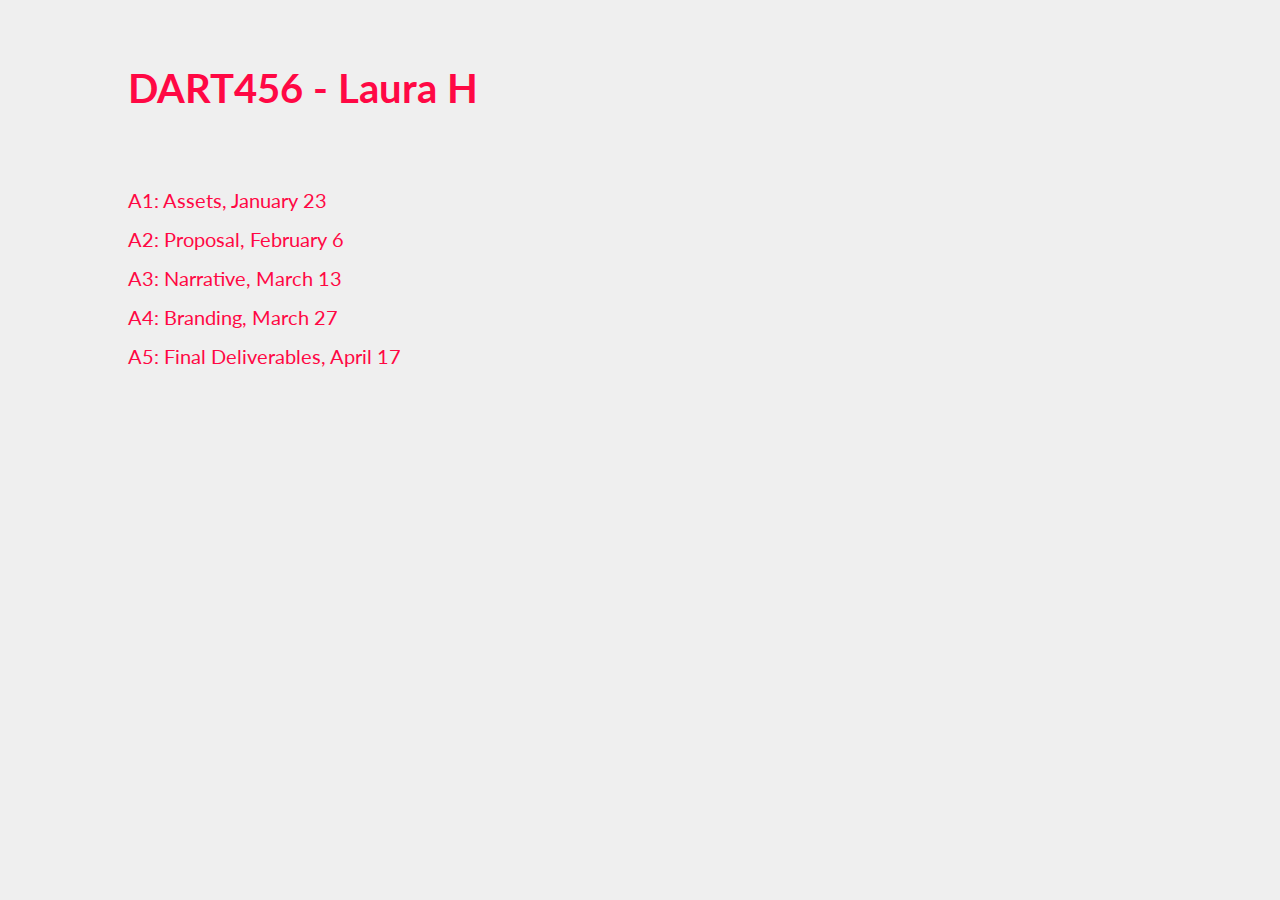
<file: index.html>
<!doctype html>
<html>
<head>
<meta charset="UTF-8">
<title>DART 456 - Personal Website</title>
<link href="css/main.css" rel="stylesheet" type="text/css">
</head>

<body>

    <div id="home">

      <div class="intro">
           <h1>DART456 - Laura H</h1>
       </div>

      <div class="assignments">
			     <h1><a href="html/a1.html" target="_blank">A1: Assets, January 23</a></h1>
           <h1><a href="html/a2.html" target="_blank">A2: Proposal, February 6</a></h1>
           <h1><a href="html/a3.html" target="_blank">A3: Narrative, March 13</a></h1>
           <h1><a href="html/a4.html" target="_blank">A4: Branding, March 27</a></h1>
           <h1><a href="https://laura-hdz.github.io/portfolio/index.html" target="_blank">A5: Final Deliverables, April 17</a></h1>
			 </div>

	</div>
</body>
</file>
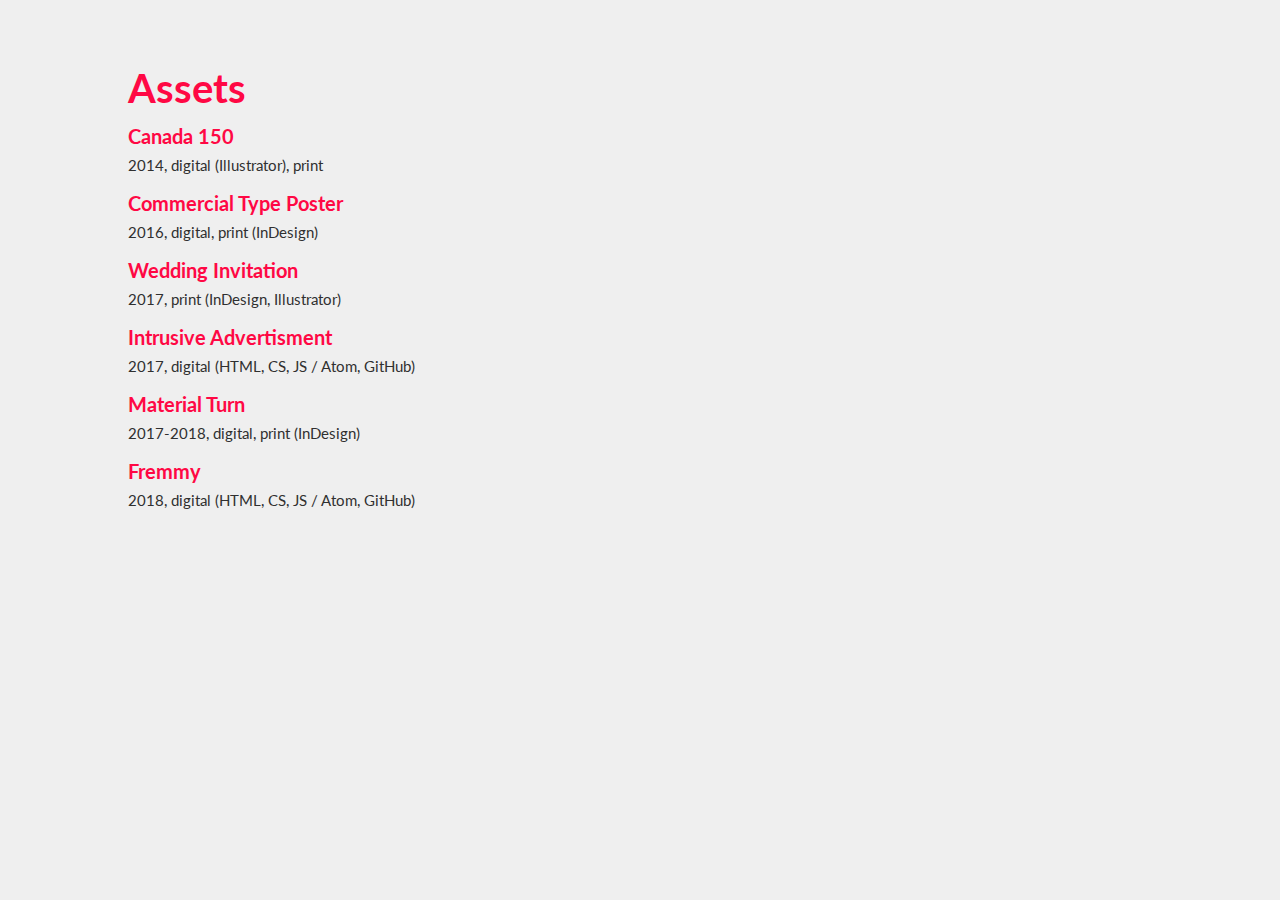
<file: html/a1.html>
<!doctype html>
<html>
<head>
<meta charset="UTF-8">
<title>DART 456 - Personal Website</title>
<link href="../css/main.css" rel="stylesheet" type="text/css">
</head>

<body>

    <div id="assetshome">

      <div class="a1intro">
           <h1>Assets</h1>
       </div>

      <div class="assets">
           <h1><a href="a1/150.html" target="_blank">Canada 150 </a></h1>
           <p>2014, digital (Illustrator), print</p>
           <h1><a href="a1/poster.html" target="_blank">Commercial Type Poster</a></h1>
           <p>2016, digital, print (InDesign)</p>
           <h1><a href="a1/wedding.html" target="_blank">Wedding Invitation</a></h1>
           <p>2017, print (InDesign, Illustrator)</p>
           <h1><a href="a1/intrusive.html" target="_blank">Intrusive Advertisment</a></h1>
           <p>2017, digital (HTML, CS, JS / Atom, GitHub)</p>
           <h1><a href="a1/material.html" target="_blank">Material Turn</a></h1>
           <p>2017-2018, digital, print (InDesign)</p>
           <h1><a href="a1/fremmy.html" target="_blank">Fremmy</a></h1>
           <p>2018, digital (HTML, CS, JS / Atom, GitHub)</p>
           </div>

	 </div>
</body>
</file>
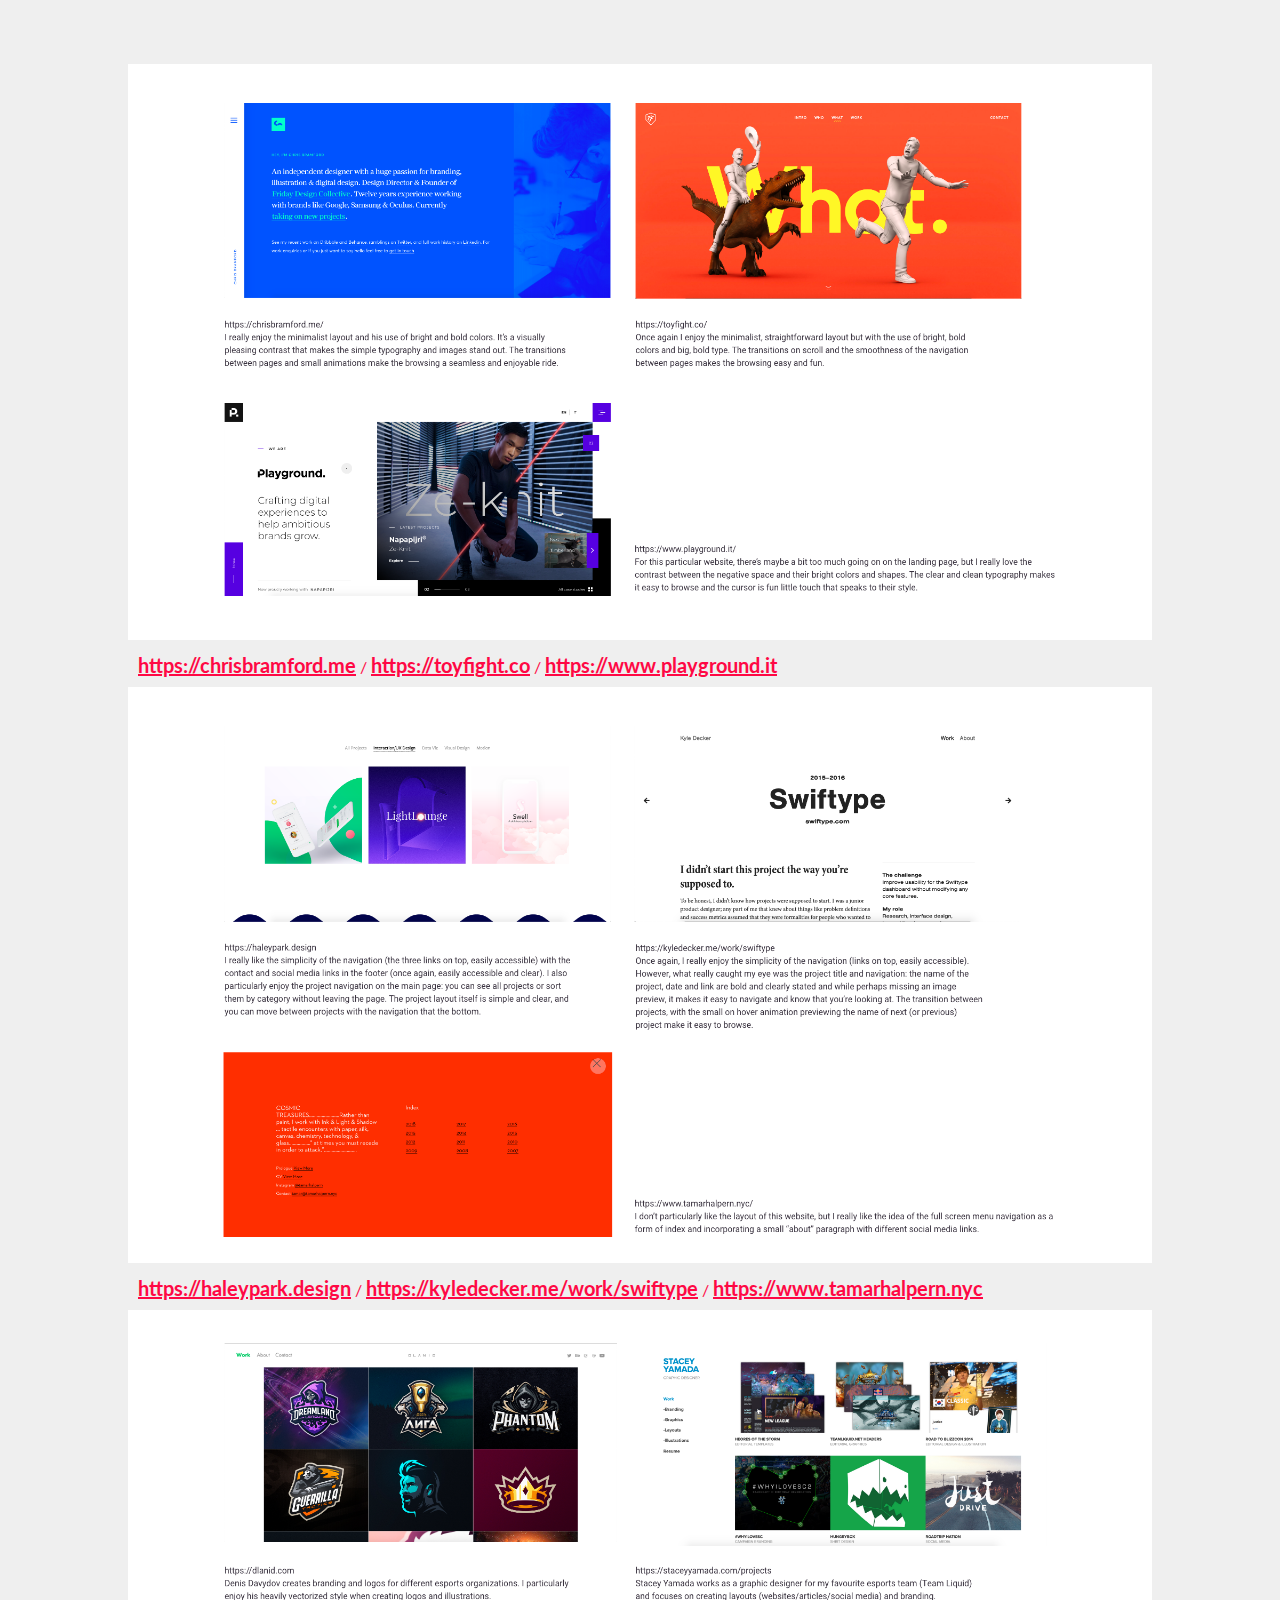
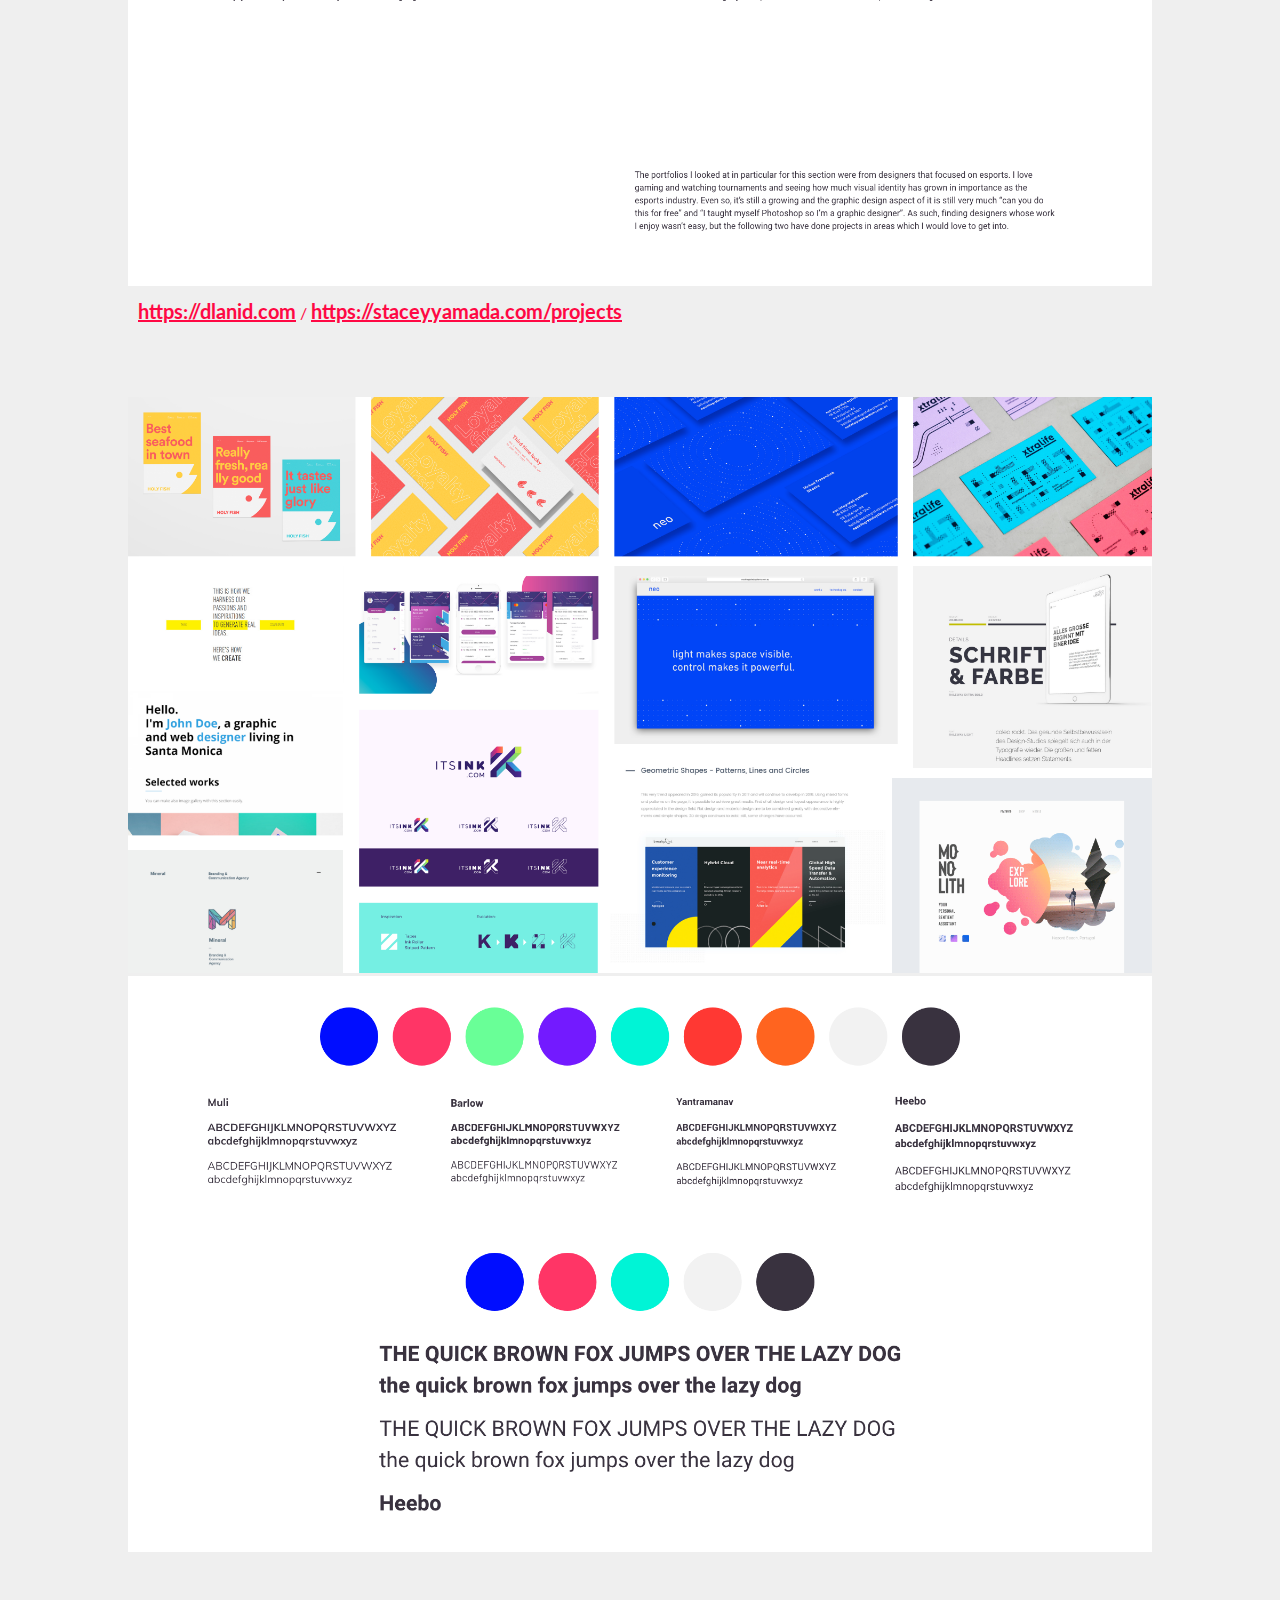
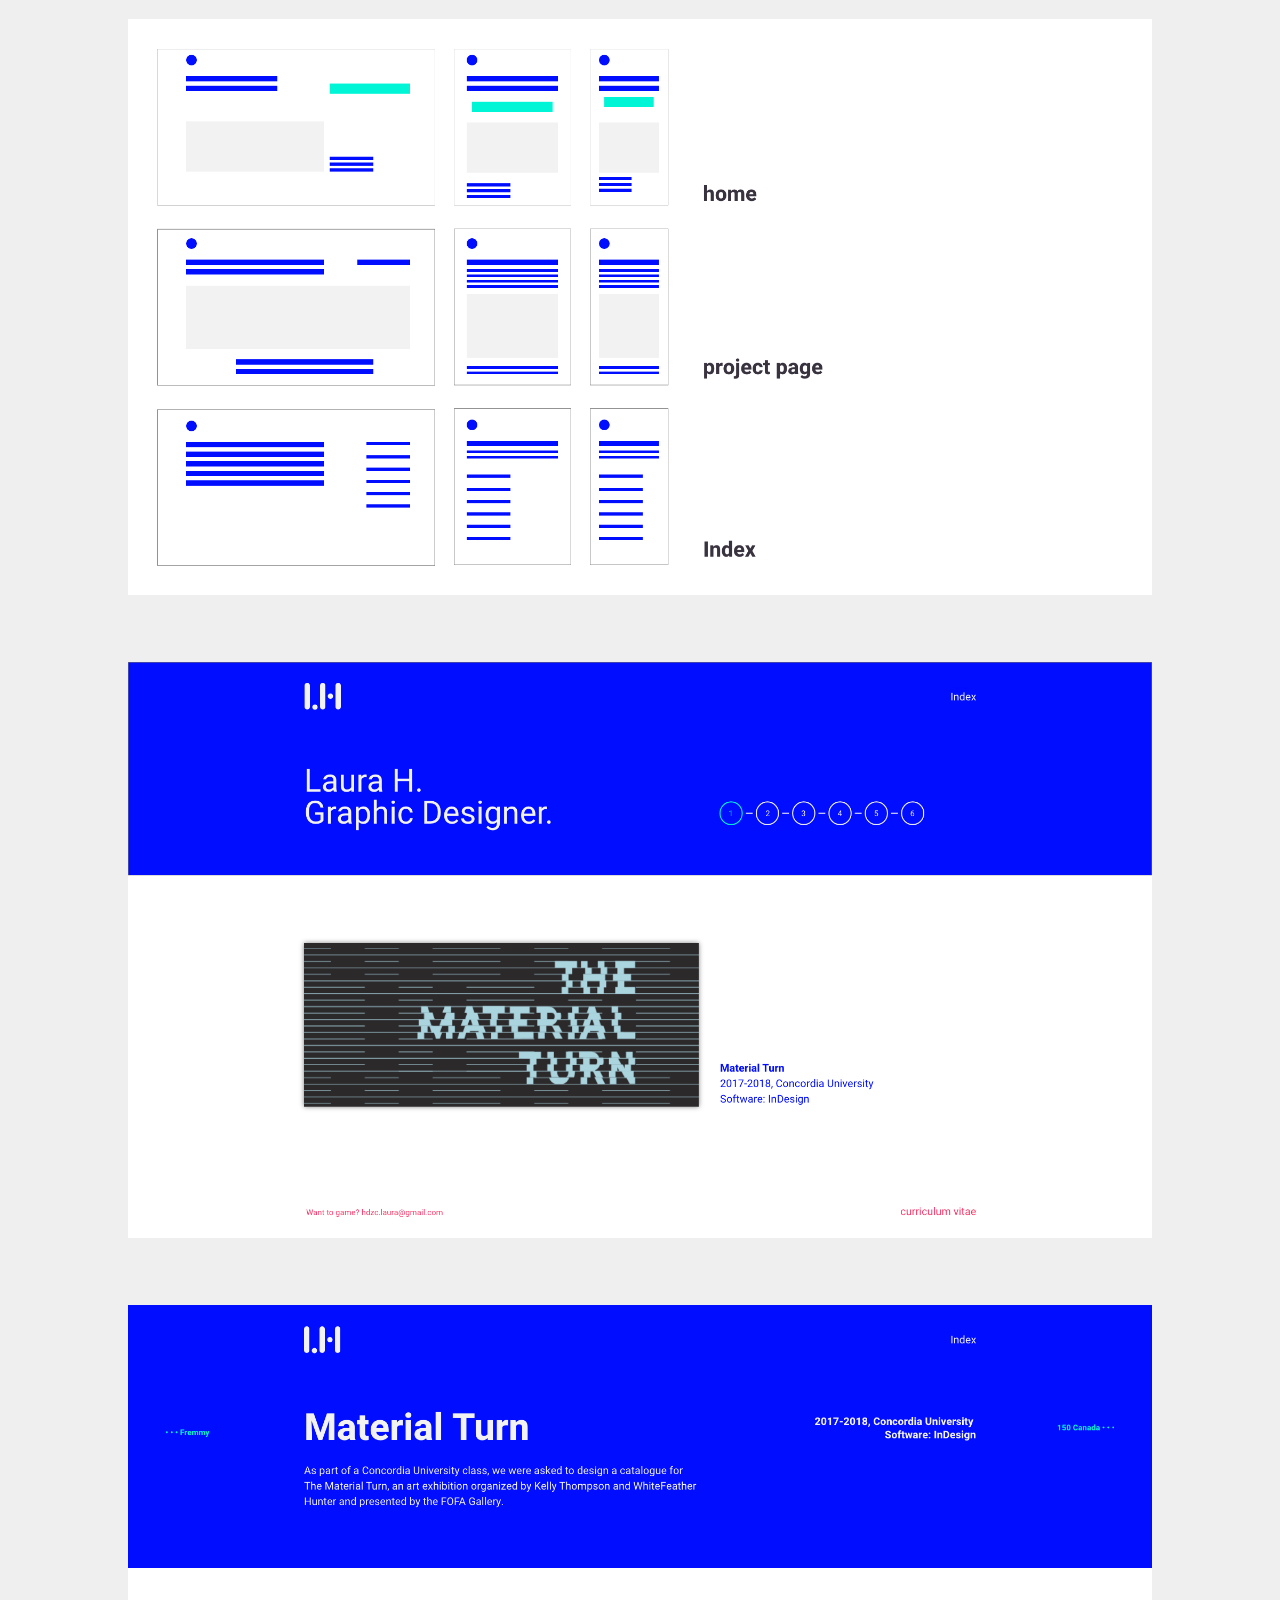
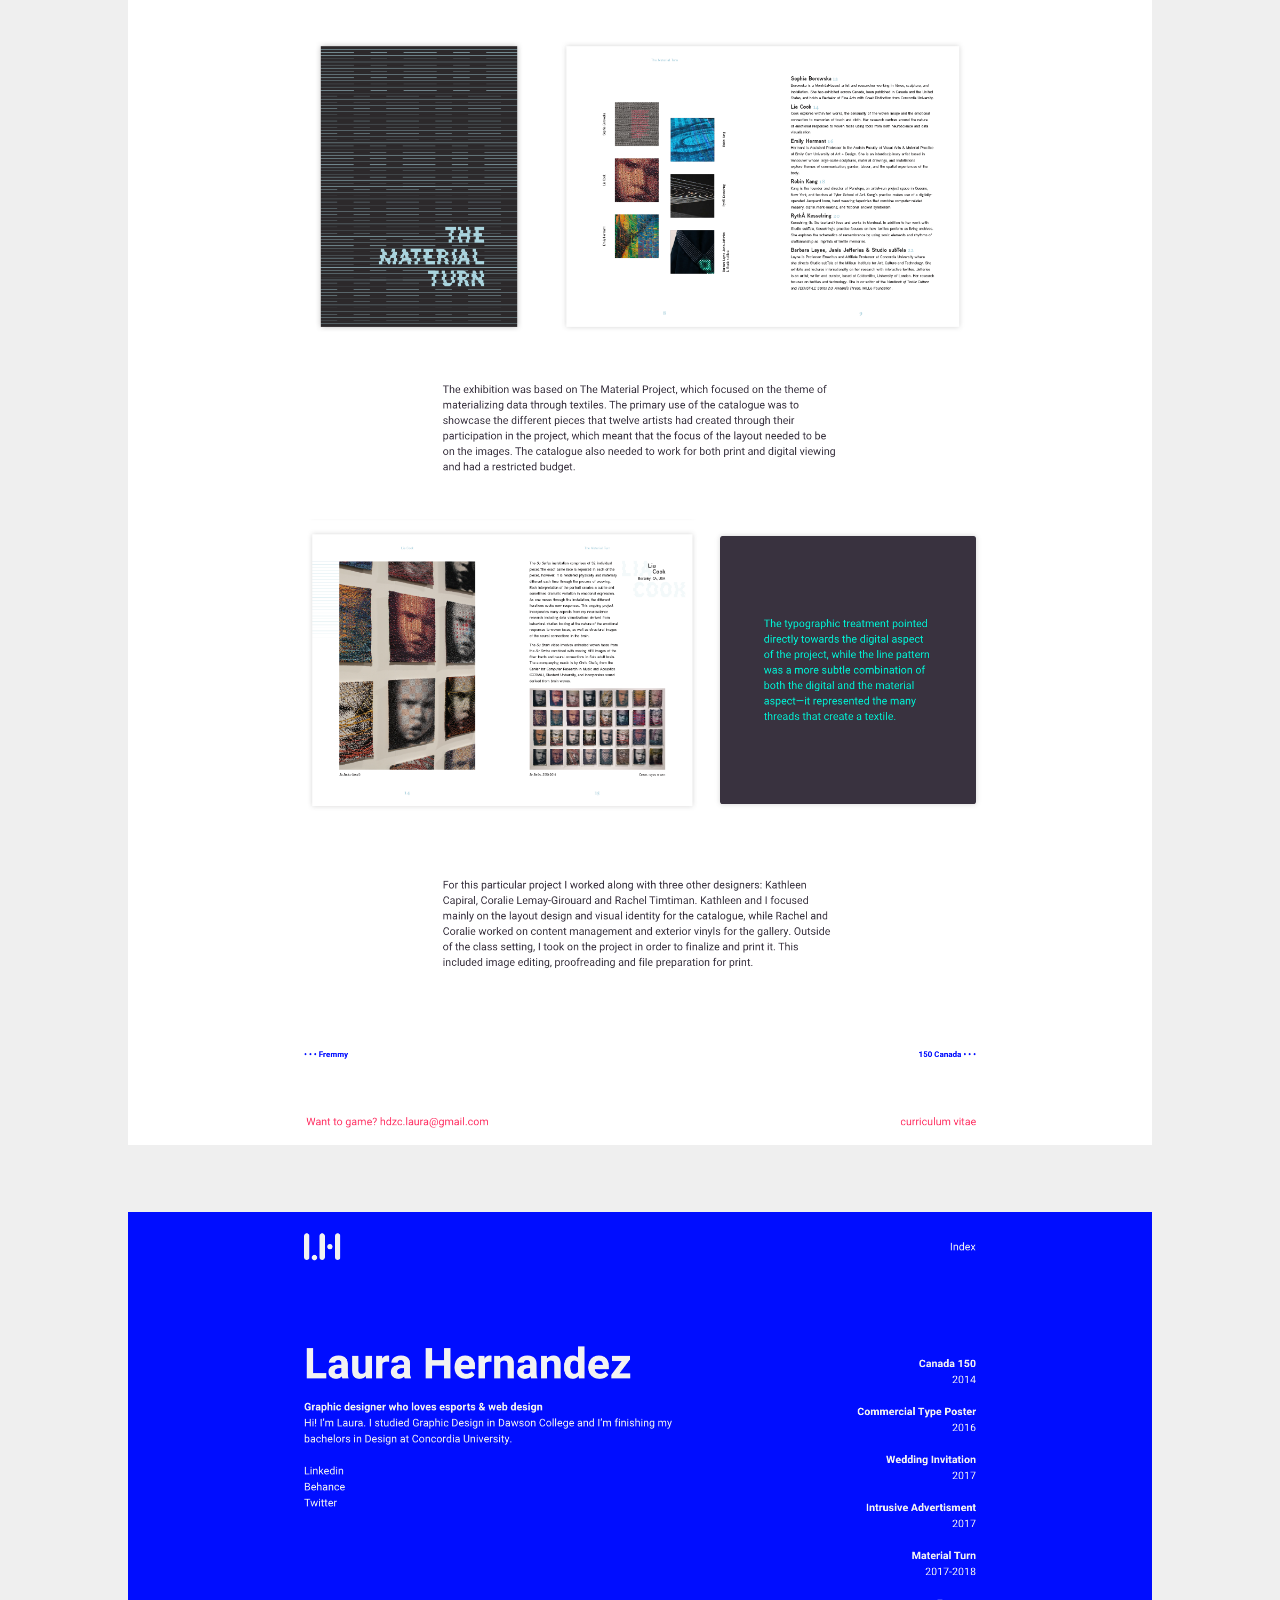
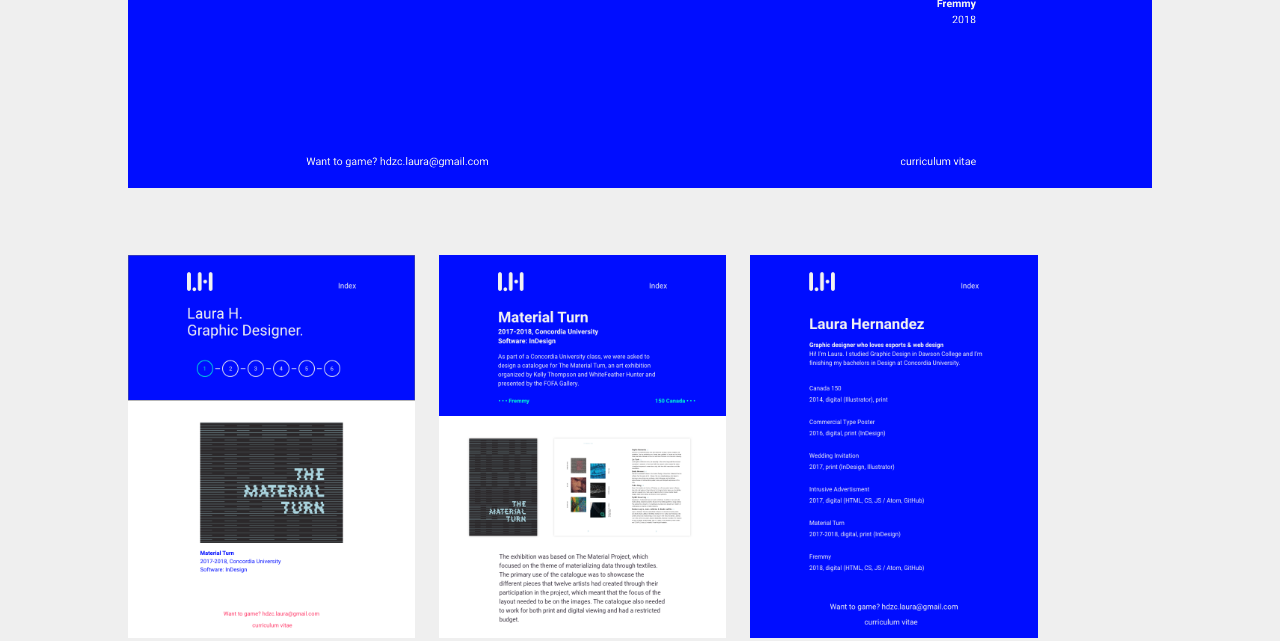
<file: html/a2.html>
<!doctype html>
<html>
<head>
<meta charset="UTF-8">
<title>DART 456 - Personal Website</title>
<link href="../css/main.css" rel="stylesheet" type="text/css">
</head>

<body>

    <div id="#assetsa2">

      <div class="assets2">
            <img src="../images/a2/websites.png"/>
            <p><a href="https://chrisbramford.me/">https://chrisbramford.me</a>
            / <a href="https://toyfight.co/">https://toyfight.co</a>
            / <a href="https://www.playground.it/">https://www.playground.it</a></p>
            <img src="../images/a2/websites2.png"/>
            <p><a href="https://haleypark.design">https://haleypark.design</a>
            / <a href="https://kyledecker.me/work/swiftype">https://kyledecker.me/work/swiftype</a>
            / <a href="https://www.tamarhalpern.nyc/">https://www.tamarhalpern.nyc</a></p>
            <img src="../images/a2/websites3.png"/><br>
            <p><a href="https://dlanid.com">https://dlanid.com</a>
            / <a href="https://staceyyamada.com/projects">https://staceyyamada.com/projects</a></p>
      </div>

      <div class="assets2">
            <img src="../images/a2/images.png"/>
            <img src="../images/a2/typecolor.png"/>
      </div>

      <div class="assets2">
            <img src="../images/a2/wireframe.png"/>
      </div>

      <div class="assets2">
            <img src="../images/a2/home.png"/>
      </div>

      <div class="assets2">
            <img src="../images/a2/project.png"/>
      </div>

      <div class="assets2">
            <img src="../images/a2/index.png"/>
      </div>

      <div class="assets3">
            <img src="../images/a2/hometablet.png"/>
            <img src="../images/a2/projecttablet.png"/>
            <img src="../images/a2/indextablet.png"/>
      </div>

	</div>
</body>
</file>
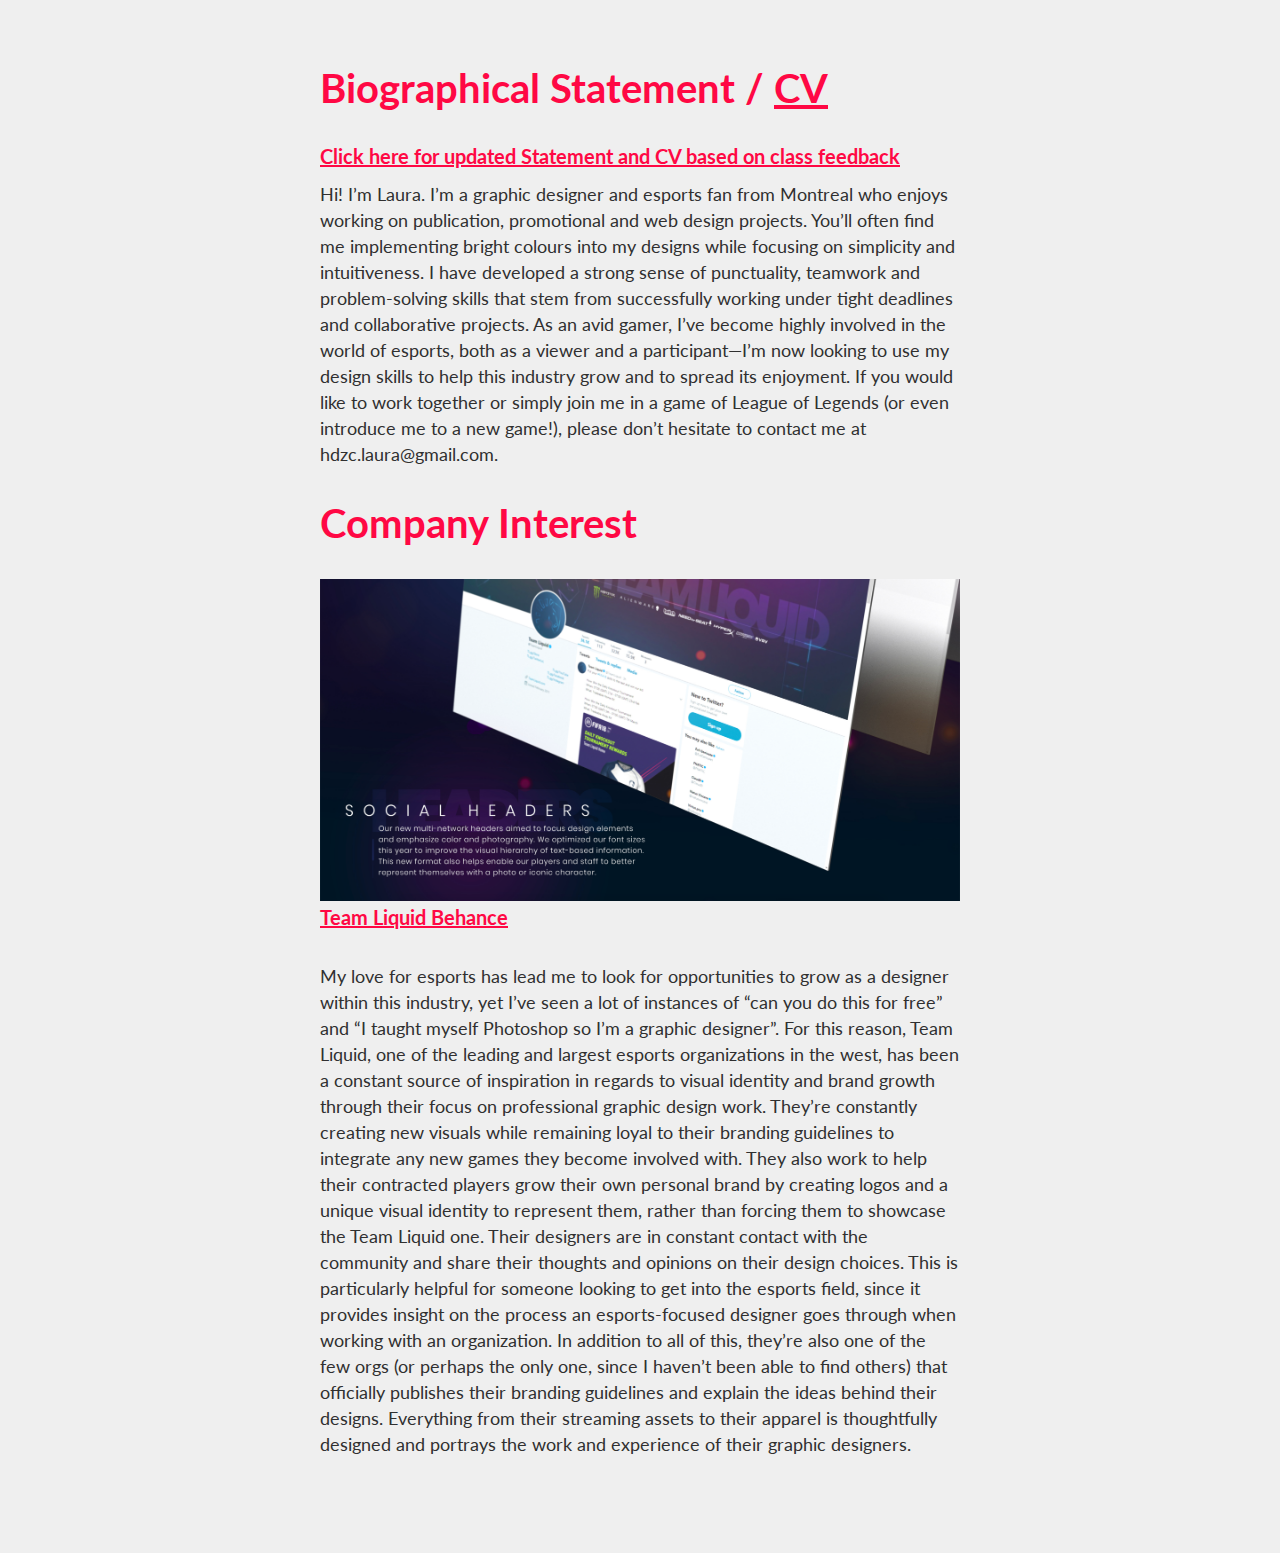
<file: html/a3.html>
<!doctype html>
<html>
<head>
<meta charset="UTF-8">
<title>DART 456 - Personal Website</title>
<link href="../css/main.css" rel="stylesheet" type="text/css">
</head>

<body>

    <div id="assetsa3">

      <div class="assetsassignment3">
           <h1>Biographical Statement / <a href="../images/LauraHernandez-CV.pdf" target="_blank">CV</a></h1>
           <h2><a href="a30.html" target="_blank">Click here for updated Statement and CV based on class feedback</a></h2>
           <p>Hi! I’m Laura. I’m a graphic designer and esports fan from Montreal who enjoys working on publication, promotional and web design projects. You’ll often find me implementing bright colours into my designs while focusing on simplicity and intuitiveness. I have developed a strong sense of punctuality, teamwork and problem-solving skills that stem from successfully working under tight deadlines and collaborative projects. As an avid gamer, I’ve become highly involved in the world of esports, both as a viewer and a participant—I’m now looking to use my design skills to help this industry grow and to spread its enjoyment. If you would like to work together or simply join me in a game of League of Legends (or even introduce me to a new game!), please don’t hesitate to contact me at hdzc.laura@gmail.com.</p>

           <h1>Company Interest</h1>
           <img src="../images/a3-tl.png"/>
           <p>
             <a href="https://www.behance.net/teamliquid" target="_blank">Team Liquid Behance</a>
           </p>
           <p>My love for esports has lead me to look for opportunities to grow as a designer within this industry, yet I’ve seen a lot of instances of “can you do this for free” and “I taught myself Photoshop so I’m a graphic designer”. For this reason, Team Liquid, one of the leading and largest esports organizations in the west, has been a constant source of inspiration in regards to visual identity and brand growth through their focus on professional graphic design work. They’re constantly creating new visuals while remaining loyal to their branding guidelines to integrate any new games they become involved with. They also work to help their contracted players grow their own personal brand by creating logos and a unique visual identity to represent them, rather than forcing them to showcase the Team Liquid one. Their designers are in constant contact with the community and share their thoughts and opinions on their design choices. This is particularly helpful for someone looking to get into the esports field, since it provides insight on the process an esports-focused designer goes through when working with an organization. In addition to all of this, they’re also one of the few orgs (or perhaps the only one, since I haven’t been able to find others) that officially publishes their branding guidelines and explain the ideas behind their designs. Everything from their streaming assets to their apparel is thoughtfully designed and portrays the work and experience of their graphic designers.
           </p>
      </div>

	 </div>
</body>
</file>
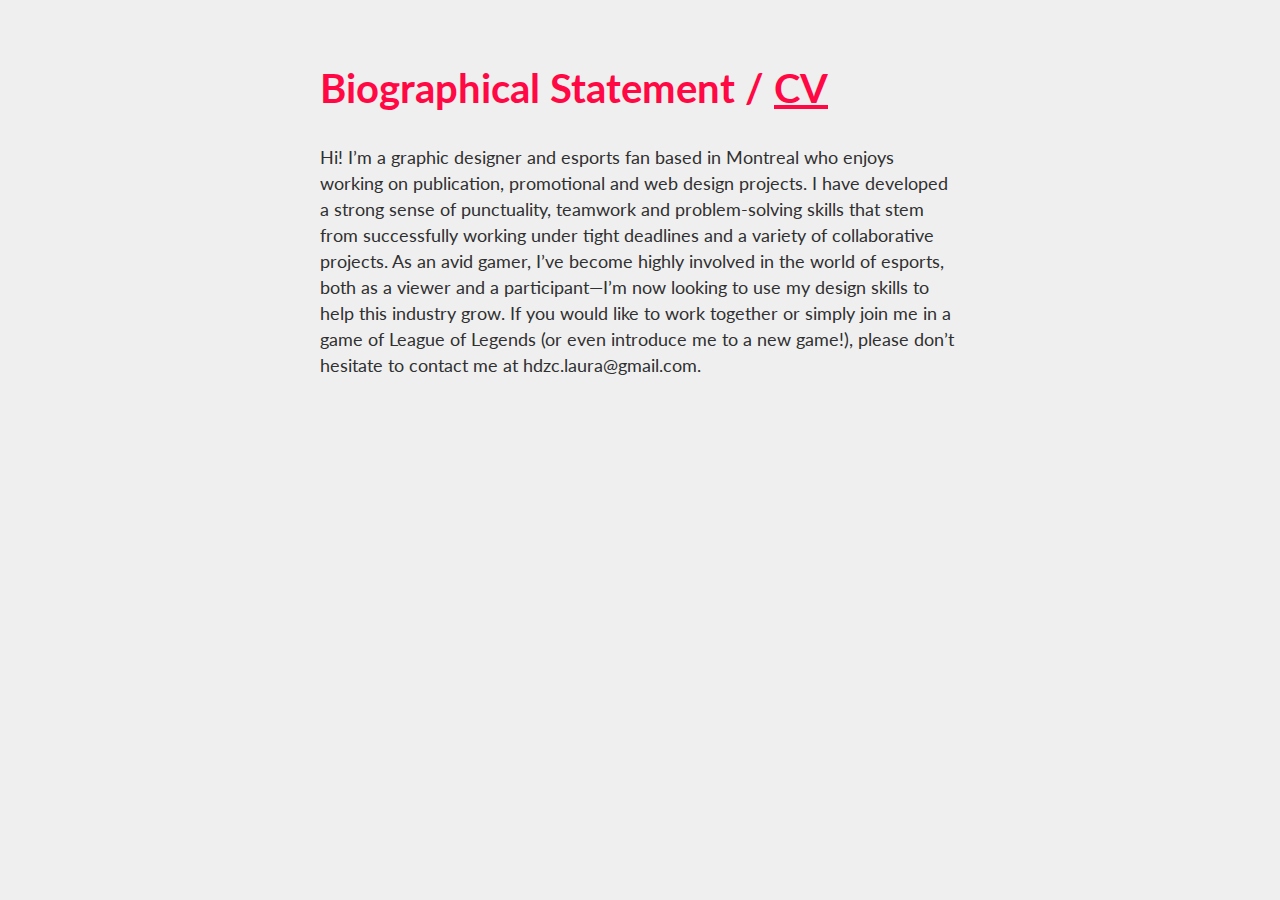
<file: html/a30.html>
<!doctype html>
<html>
<head>
<meta charset="UTF-8">
<title>DART 456 - Personal Website</title>
<link href="../css/main.css" rel="stylesheet" type="text/css">
</head>

<body>

    <div id="assetsa3">

      <div class="assetsassignment3">
           <h1>Biographical Statement / <a href="../images/cvupdated.pdf" target="_blank">CV</a></h1>
           <p>Hi! I’m a graphic designer and esports fan based in Montreal who enjoys working on publication, promotional and web design projects. I have developed a strong sense of punctuality, teamwork and problem-solving skills that stem from successfully working under tight deadlines and a variety of collaborative projects. As an avid gamer, I’ve become highly involved in the world of esports, both as a viewer and a participant—I’m now looking to use my design skills to help this industry grow. If you would like to work together or simply join me in a game of League of Legends (or even introduce me to a new game!), please don’t hesitate to contact me at hdzc.laura@gmail.com.</p>

            </div>

	 </div>
</body>
</file>
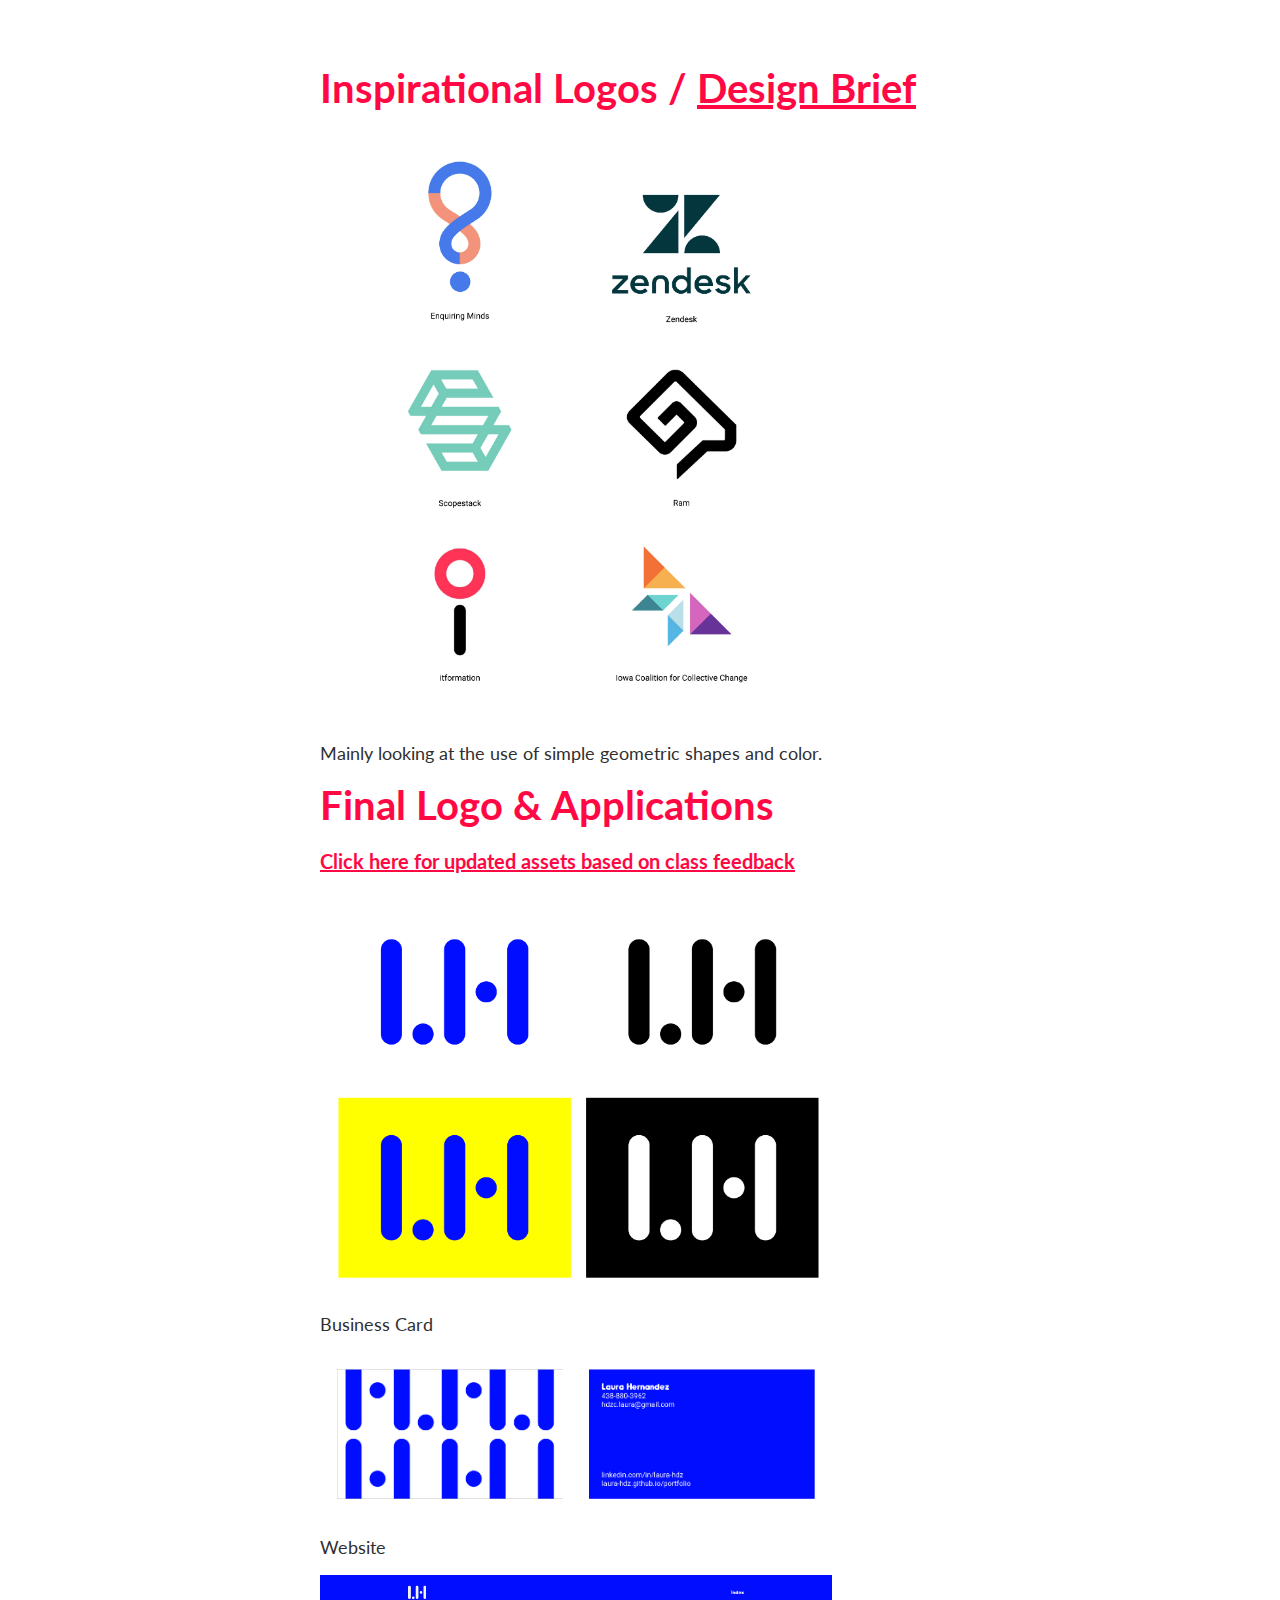
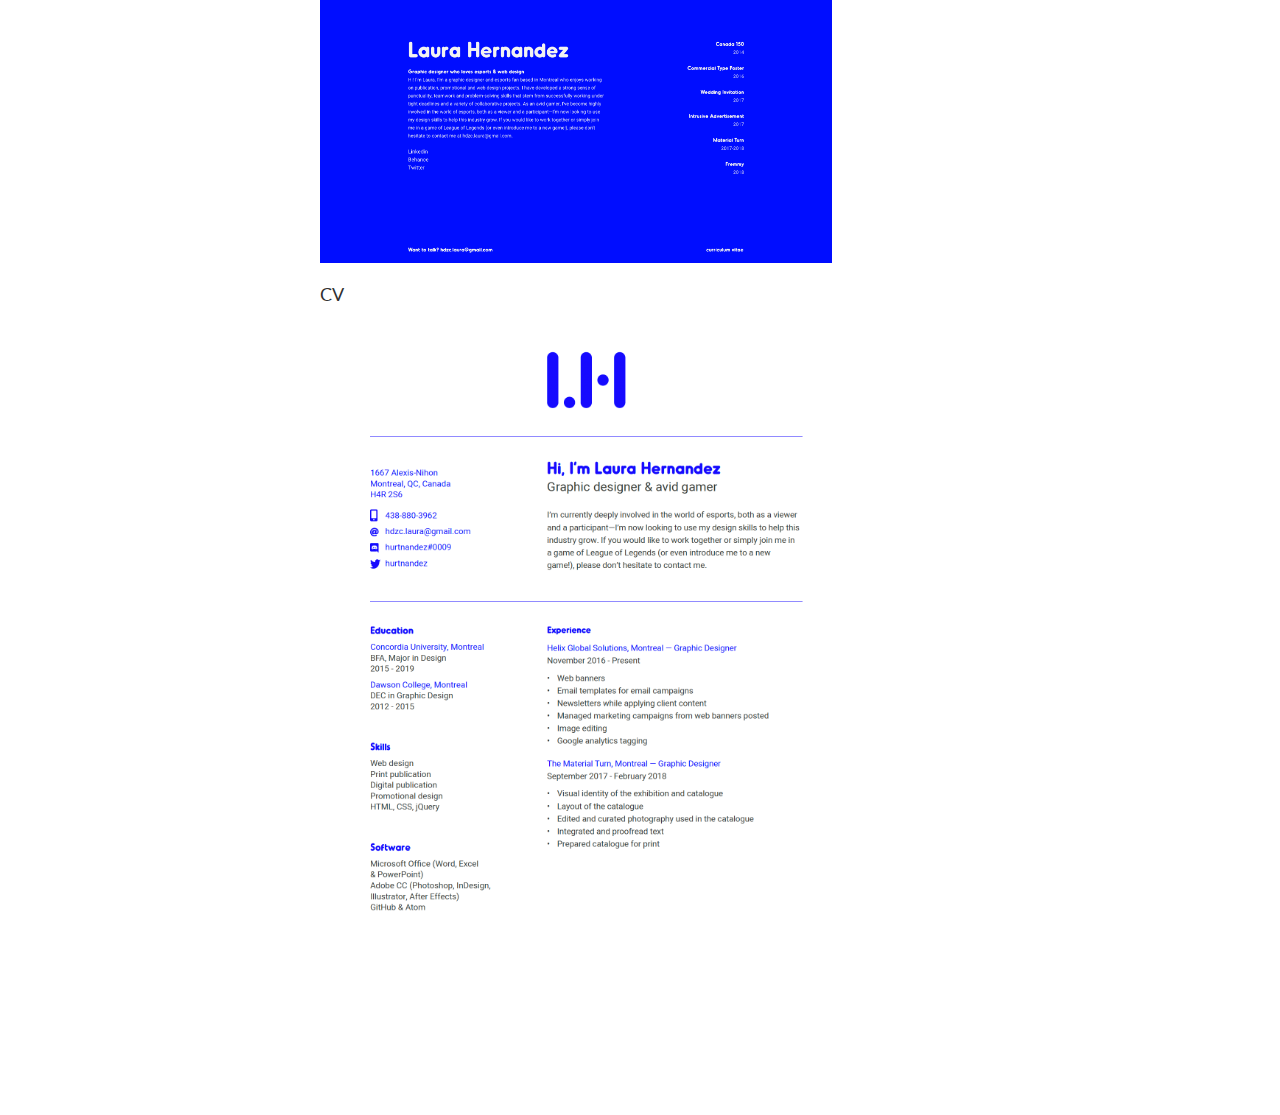
<file: html/a4.html>
<!doctype html>
<html>
<head>
<meta charset="UTF-8">
<title>DART 456 - Personal Website</title>
<link href="../css/main.css" rel="stylesheet" type="text/css">
</head>

<body>

    <div id="assetsa4">

      <div class="assetsassignment4">
           <h1>Inspirational Logos / <a href="../images/DesignBrief2.pdf" target="_blank">Design Brief</a></h1>
           <img src="../images/insp.jpg"/>
           <p>Mainly looking at the use of simple geometric shapes and color.</p>

           <h1>Final Logo & Applications</h1>
           <h2><a href="a40.html" target="_blank">Click here for updated assets based on class feedback</a></h2>
           <img src="../images/logo.png"/>
           <p>Business Card</p>
           <img src="../images/bc.png"/>
           <p>Website</p>
           <img src="../images/ExmapleWeb.png"/>
           <p>CV</p>
           <img src="../images/CV.png"/>
      </div>

	 </div>
</body>
</file>
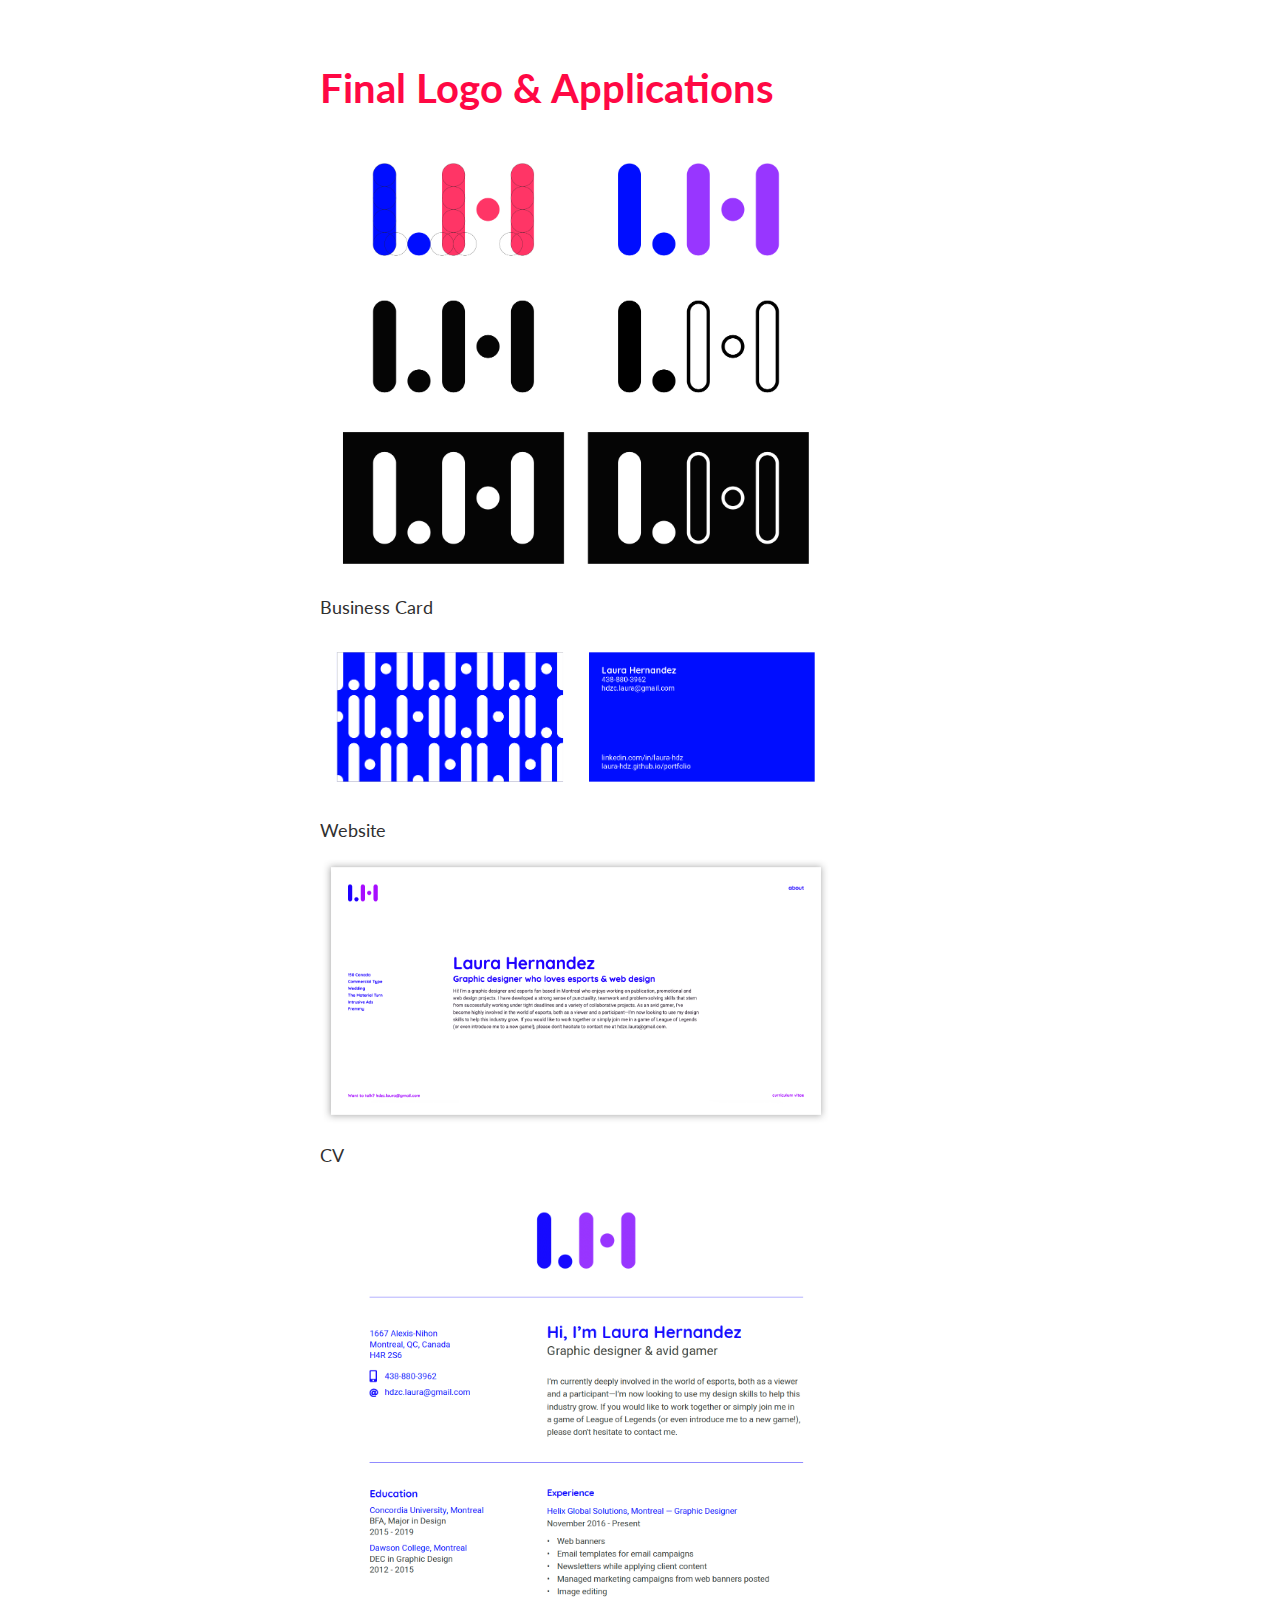
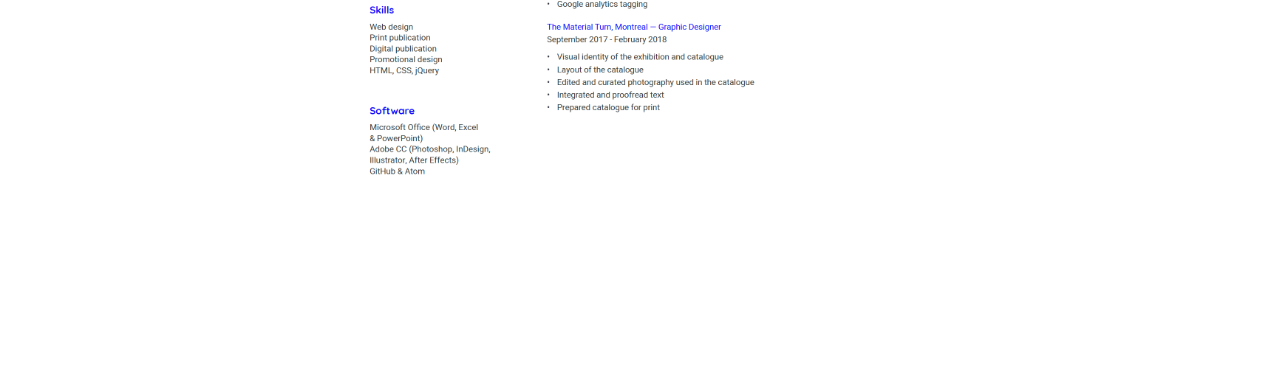
<file: html/a40.html>
<!doctype html>
<html>
<head>
<meta charset="UTF-8">
<title>DART 456 - Personal Website</title>
<link href="../css/main.css" rel="stylesheet" type="text/css">
</head>

<body>

    <div id="assetsa4">

      <div class="assetsassignment4">
           <h1>Final Logo & Applications</h1>
           <img src="../images/updatedlogo.png"/>
           <p>Business Card</p>
           <img src="../images/bcupdated.png"/>
           <p>Website</p>
           <img src="../images/examplewebsite.png"/>
           <p>CV</p>
           <img src="../images/finalcv.png"/>
      </div>

	 </div>
</body>
</file>
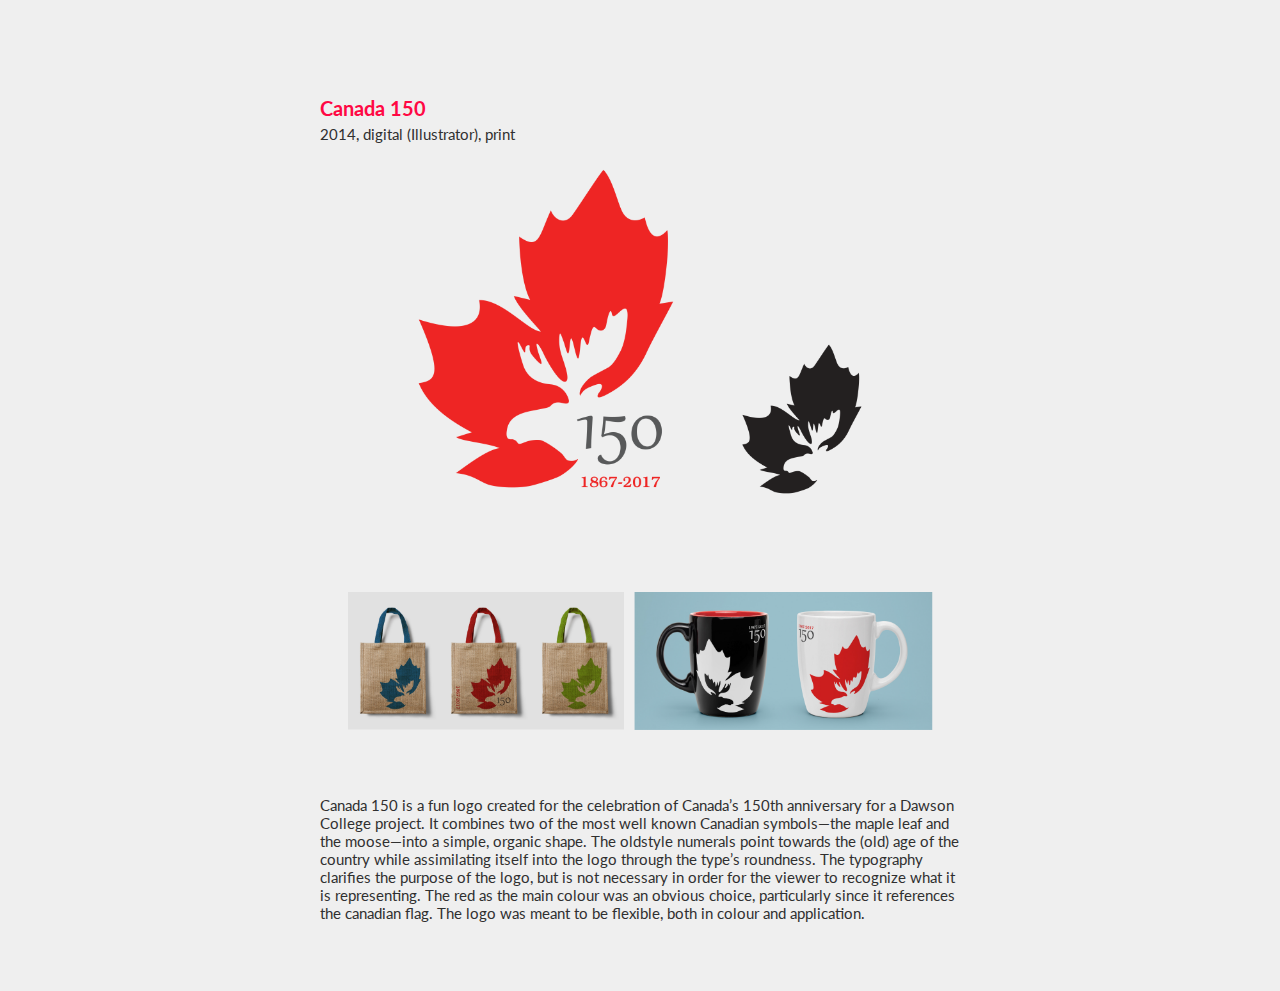
<file: html/a1/150.html>
<!doctype html>
<html>
<head>
<meta charset="UTF-8">
<title>DART 456 - Personal Website</title>
<link href="../../css/main.css" rel="stylesheet" type="text/css">
</head>

<body>

    <div id="assetsa1">

      <div class="assets1">
           <h1>Canada 150 </h1>
           <p>2014, digital (Illustrator), print</p>
           <img src="../../images/a1/150.png" />
           <p>Canada 150 is a fun logo created for the celebration of Canada’s 150th anniversary for a Dawson College project. It combines two of the most well known Canadian symbols—the maple leaf and the moose—into a simple, organic shape. The oldstyle numerals point towards the (old) age of the country while assimilating itself into the logo through the type’s roundness. The typography clarifies the purpose of the logo, but is not necessary in order for the viewer to recognize what it is representing. The red as the main colour was an obvious choice, particularly since it references the canadian flag. The logo was meant to be flexible, both in colour and application.</p>
  	 </div>

	</div>
</body>
</file>
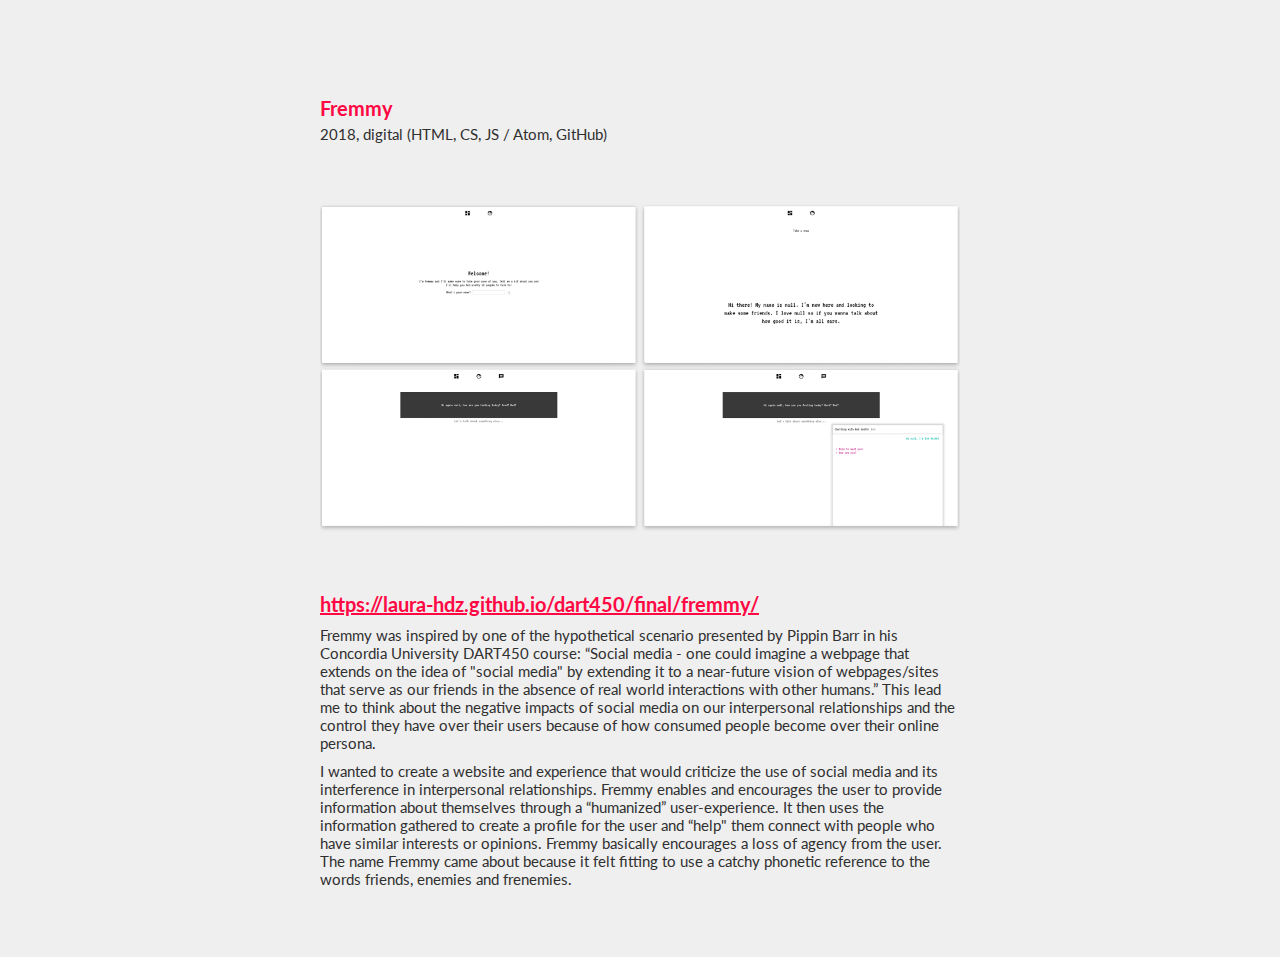
<file: html/a1/fremmy.html>
<!doctype html>
<html>
<head>
<meta charset="UTF-8">
<title>DART 456 - Personal Website</title>
<link href="../../css/main.css" rel="stylesheet" type="text/css">
</head>

<body>

    <div id="assetshome">

      <div class="assets1">
           <h1>Fremmy</h1>
           <p>2018, digital (HTML, CS, JS / Atom, GitHub)</p>
           <img src="../../images/a1/fremmy.png" />
           <p><a href="https://laura-hdz.github.io/dart450/final/fremmy/">https://laura-hdz.github.io/dart450/final/fremmy/</a>
           <p>Fremmy was inspired by one of the hypothetical scenario presented by Pippin Barr in his Concordia University DART450 course: “Social media - one could imagine a webpage that extends on the idea of "social media" by extending it to a near-future vision of webpages/sites that serve as our friends in the absence of real world interactions with other humans.” This lead me to think about the negative impacts of social media on our interpersonal relationships and the control they have over their users because of how consumed people become over their online persona.</p>

<p>I wanted to create a website and experience that would criticize the use of social media and its interference in interpersonal relationships. Fremmy enables and encourages the user to provide information about themselves through a “humanized” user-experience. It then uses the information gathered to create a profile for the user and “help" them connect with people who have similar interests or opinions. Fremmy basically encourages a loss of agency from the user. The name Fremmy came about because it felt fitting to use a catchy phonetic reference to the words friends, enemies and frenemies.</p>

			 </div>

	</div>
</body>
</file>
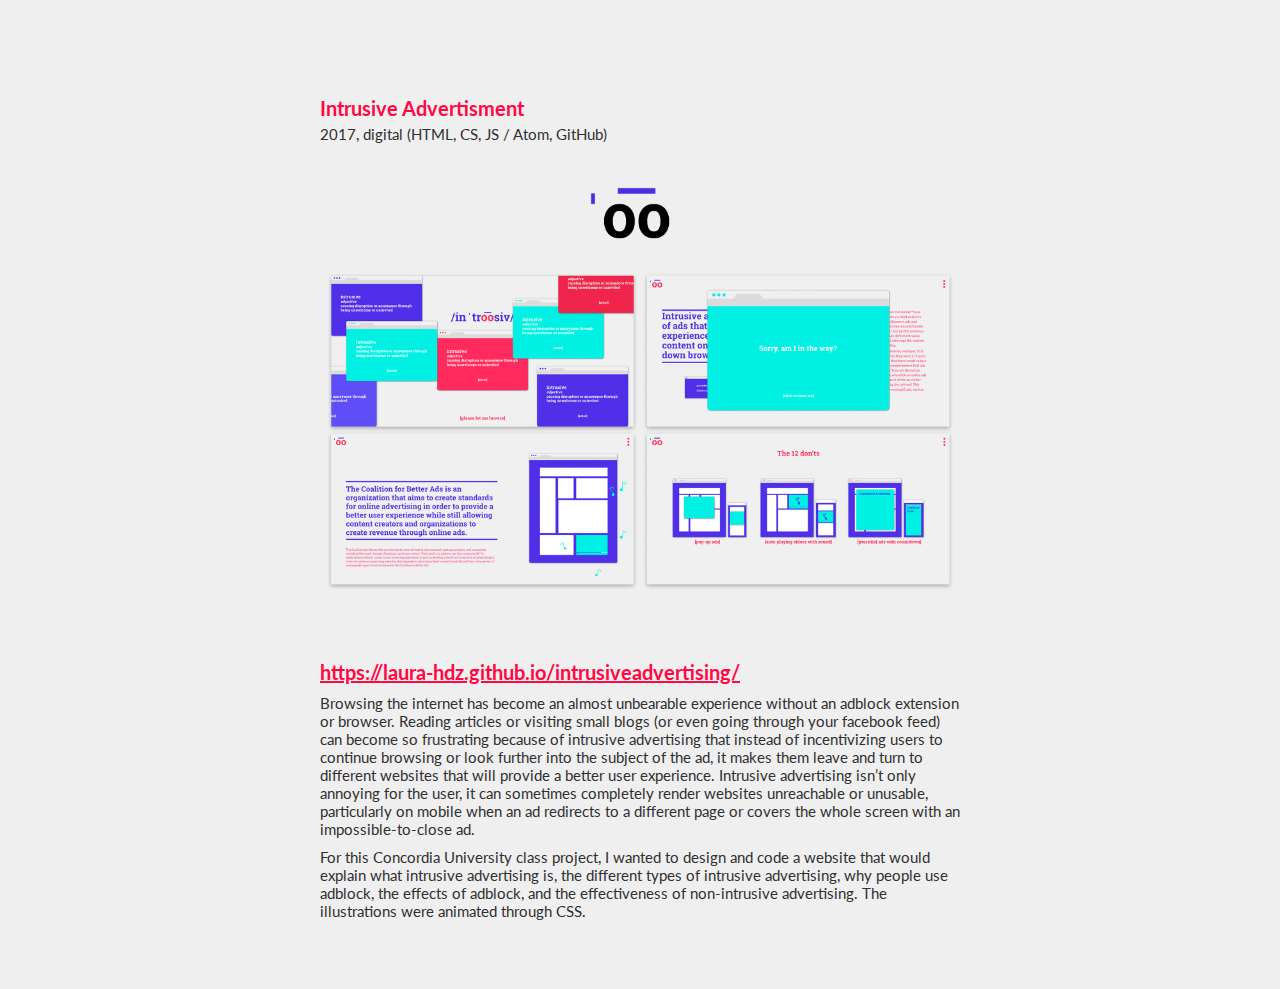
<file: html/a1/intrusive.html>
<!doctype html>
<html>
<head>
<meta charset="UTF-8">
<title>DART 456 - Personal Website</title>
<link href="../../css/main.css" rel="stylesheet" type="text/css">
</head>

<body>

    <div id="assetshome">

      <div class="assets1">
           <h1>Intrusive Advertisment</h1>
           <p>2017, digital (HTML, CS, JS / Atom, GitHub)</p>
           <img src="../../images/a1/intrusive.png" />
           <p><a href="https://laura-hdz.github.io/intrusiveadvertising/">https://laura-hdz.github.io/intrusiveadvertising/</a>
           <p>Browsing the internet has become an almost unbearable experience without an adblock extension or browser. Reading articles or visiting small blogs (or even going through your facebook feed) can become so frustrating because of intrusive advertising that instead of incentivizing users to continue browsing or look further into the subject of the ad, it makes them leave and turn to different websites that will provide a better user experience. Intrusive advertising isn’t only annoying for the user, it can sometimes completely render websites unreachable or unusable, particularly on mobile when an ad redirects to a different page or covers the whole screen with an impossible-to-close ad. </p>

<p>For this Concordia University class project, I wanted to design and code a website that would explain what intrusive advertising is, the different types of intrusive advertising, why people use adblock, the effects of adblock, and the effectiveness of non-intrusive advertising. The illustrations were animated through CSS.</p>
	    </div>

	</div>
</body>
</file>
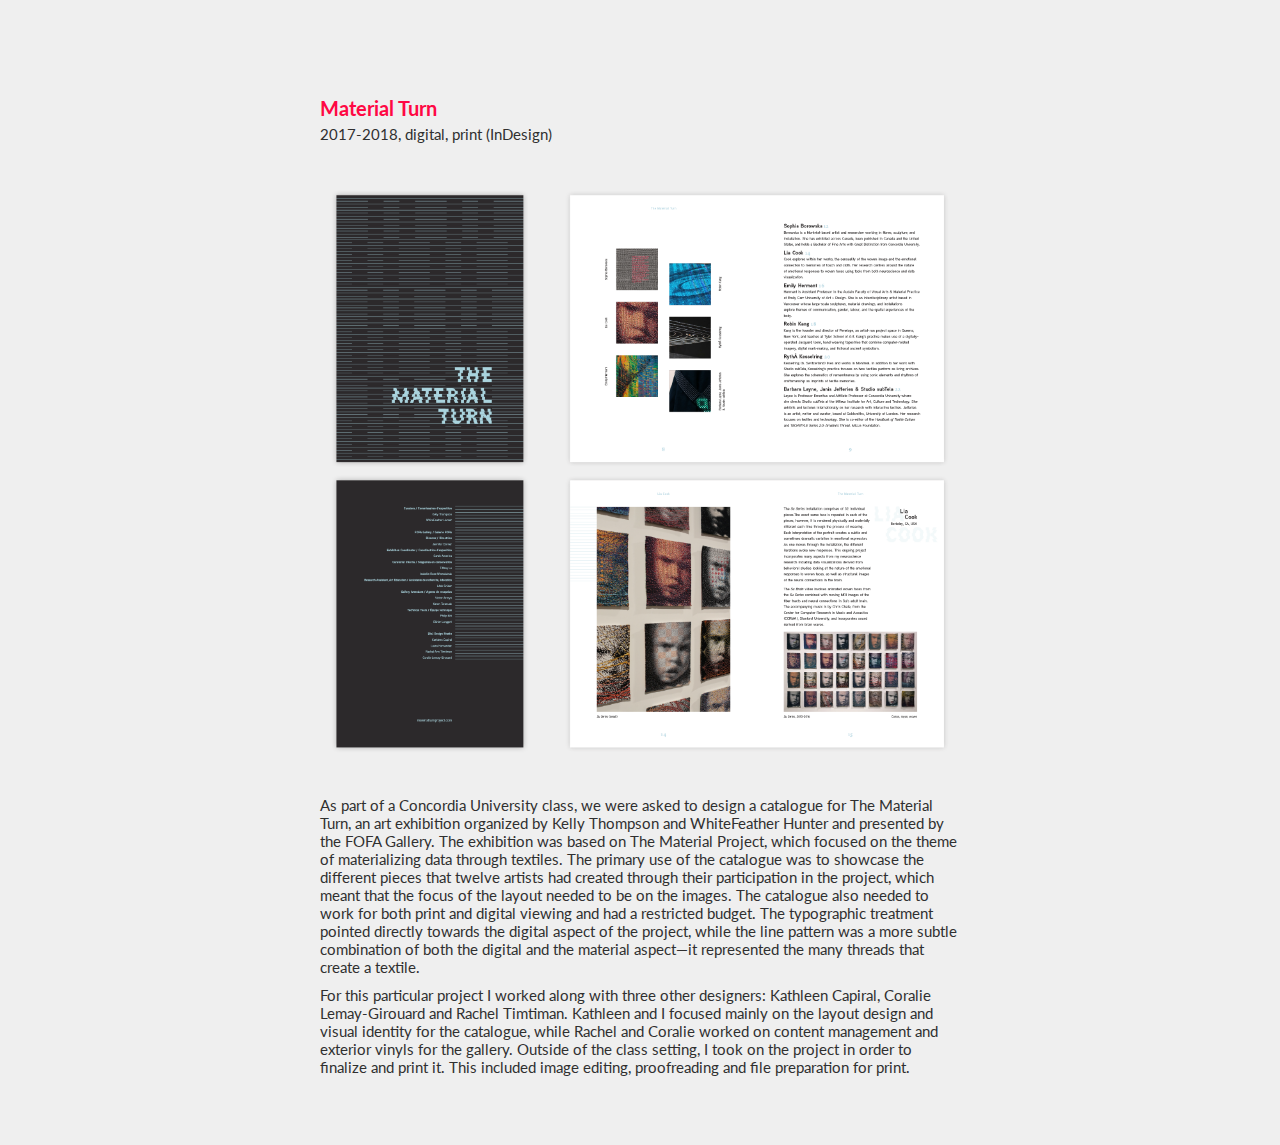
<file: html/a1/material.html>
<!doctype html>
<html>
<head>
<meta charset="UTF-8">
<title>DART 456 - Personal Website</title>
<link href="../../css/main.css" rel="stylesheet" type="text/css">
</head>

<body>

    <div id="assetshome">

      <div class="assets1">
           <h1>Material Turn</h1>
           <p>2017-2018, digital, print (InDesign)</p>
           <img src="../../images/a1/material.png" />
           <p>As part of a Concordia University class, we were asked to design a catalogue for The Material Turn, an art exhibition organized by Kelly Thompson and WhiteFeather Hunter and presented by the FOFA Gallery. The exhibition was based on The Material Project, which focused on the theme of materializing data through textiles. The primary use of the catalogue was to showcase the different pieces that twelve artists had created through their participation in the project, which meant that the focus of the layout needed to be on the images. The catalogue also needed to work for both print and digital viewing and had a restricted budget. The typographic treatment pointed directly towards the digital aspect of the project, while the line pattern was a more subtle combination of both the digital and the material aspect—it represented the many threads that create a textile.</p>

<p>For this particular project I worked along with three other designers: Kathleen Capiral, Coralie Lemay-Girouard and Rachel Timtiman. Kathleen and I focused mainly on the layout design and visual identity for the catalogue, while Rachel and Coralie worked on content management and exterior vinyls for the gallery. Outside of the class setting, I took on the project in order to finalize and print it. This included image editing, proofreading and file preparation for print. </p>
    	 </div>

	</div>
</body>
</file>
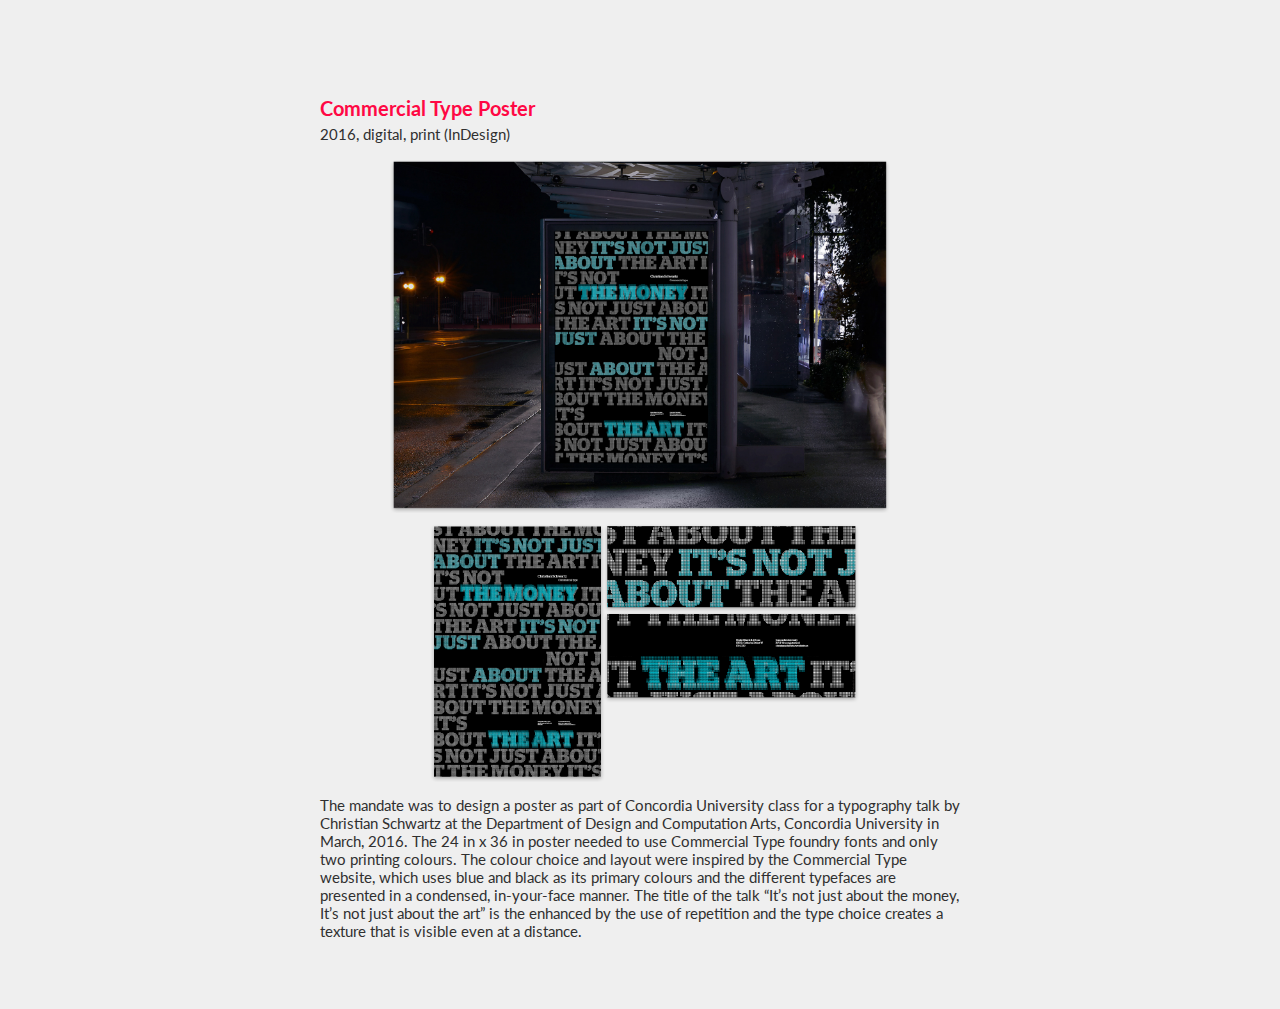
<file: html/a1/poster.html>
<!doctype html>
<html>
<head>
<meta charset="UTF-8">
<title>DART 456 - Personal Website</title>
<link href="../../css/main.css" rel="stylesheet" type="text/css">
</head>

<body>

    <div id="assetshome">

      <div class="assets1">
           <h1>Commercial Type Poster</h1>
           <p>2016, digital, print (InDesign)</p>
           <img src="../../images/a1/poster.png" />
           <p>The mandate was to design a poster as part of Concordia University class for a typography talk by Christian Schwartz at the Department of Design and Computation Arts, Concordia University in March, 2016. The 24 in x 36 in poster needed to use Commercial Type foundry fonts and only two printing colours. The colour choice and layout were inspired by the Commercial Type website, which uses blue and black as its primary colours and the different typefaces are presented in a condensed, in-your-face manner. The title of the talk “It’s not just about the money, It’s not just about the art” is the enhanced by the use of repetition and the type choice creates a texture that is visible even at a distance.</p>			 </div>

	</div>
</body>
</file>
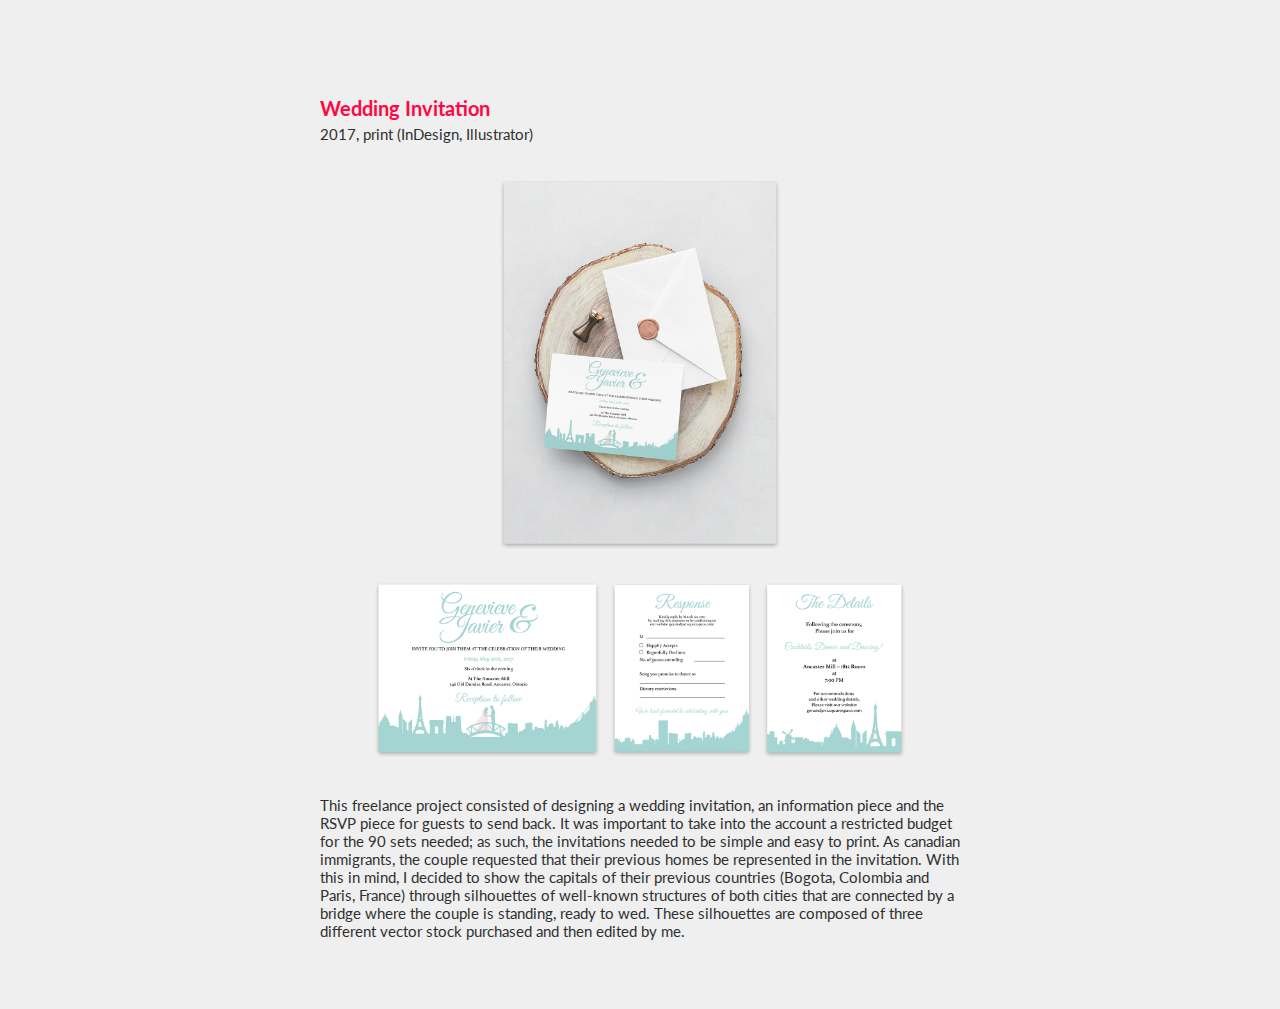
<file: html/a1/wedding.html>
<!doctype html>
<html>
<head>
<meta charset="UTF-8">
<title>DART 456 - Personal Website</title>
<link href="../../css/main.css" rel="stylesheet" type="text/css">
</head>

<body>

    <div id="assetshome">

      <div class="assets1">
           <h1>Wedding Invitation</h1>
           <p>2017, print (InDesign, Illustrator)</p>
           <img src="../../images/a1/wedding.png" />
           <p>This freelance project consisted of designing a wedding invitation, an information piece and the RSVP piece for guests to send back. It was important to take into the account a restricted budget for the 90 sets needed; as such, the invitations needed to be simple and easy to print. As canadian immigrants, the couple requested that their previous homes be represented in the invitation. With this in mind, I decided to show the capitals of their previous countries (Bogota, Colombia and Paris, France) through silhouettes of well-known structures of both cities that are connected by a bridge where the couple is standing, ready to wed. These silhouettes are composed of three different vector stock purchased and then edited by me.</p>			 </div>

	</div>
</body>
</file>
<file: css/main.css>
@import url('https://fonts.googleapis.com/css?family=Lato:400,700');

* {
	margin: 0;
	padding: 0;
	box-sizing: border-box; /*this only affects padding and border; meaning when adding padding it will add inside of the box and not increase the width; BUT it will increase the width when using margin*/
  }

body, html{
  width: 100%;
  height: 100%;
	font-family: 'Lato';
	color: #ff0844;
}

body {
	background-color: #efefef;
}

#home {
		overflow: hidden;
}

.intro {
	width: 80%;
	height: 5%;
	margin-top: 5%;
	margin-left: 10%;
	text-align: left;
}

.intro h1 {
  font-size: 40px;
  font-weight: 700;
}

.assignments {
  width: 45%;
  height: 50%;
	margin-top: 5%;
	margin-left: 10%;
}

.assignments h1 a {
  font-size: 20px;
  font-weight: 400;
	padding-bottom: 5%;
	color: #ff0844;
	text-decoration: none;
}

/*Works perfectly*/

#assetshome {
	margin-bottom: 5%;
	overflow: hidden;
}

.a1intro {
    width: 40%;
    height: 5%;
		margin-top: 5%;
		margin-left: 10%;
		text-align: left;
}

.a1intro h1 {
    font-size: 40px;
    font-weight: 700;
}

.assets {
    width: 40%;
		margin-left: 10%;
		text-align: left;
}

.assets h1 a{
    font-size: 20px;
    font-weight: 700;
		padding-top: 5%;
		color: #ff0844;
		text-decoration: none;
}

.assets p, a {
		padding: 5px 0 5px;
		color:#303030;
    font-size: 15px;
    font-weight: 400;
}

/* Works perfectly */

#assetsa1 {
	margin-bottom: 5%;
	overflow: hidden;
}

.assets1 {
    width: 50%;
    height: auto;
		text-align: left;
		margin: 5% auto;
}

.assets1 img {
		max-width: 100%;
}

.assets1 h1 {
    font-size: 20px;
    font-weight: 700;
		padding-top: 5%;
}

.assets1 p, a {
		padding: 5px 0 5px;
		color:#303030;
    font-size: 15px;
    font-weight: 400;
}

/* Works perfectly */

#assetsa2 {
	margin-bottom: 5%;
	overflow:scroll;
}

.assets2 {
    width: 80%;
    height: auto;
		text-align: left;
		margin: 5% auto;
}

.assets2 img {
		max-width: 100%;
}

.assets2 p {
		padding: 10px;
}

.assets3 {
    width: 80%;
		text-align: left;
		margin: 5% auto;
}

.assets3 img {
		max-width: 30%;
		padding-right:20px;
}

#assetsa3 {
	margin-bottom: 5%;
	overflow: hidden;
}

.assetsassignment3 {
    width: 50%;
		text-align: left;
		margin: 5% auto;
}

.assetsassignment3 h1, h1 a {
	  font-size: 40px;
	  font-weight: 700;
		padding: 0 0 5% 0;
		color: #ff0844;
}

.assetsassignment3 h2, a {
	  font-size: 20px;
	  font-weight: 700;
		padding: 0 0 2% 0;
		color: #ff0844;
}

.assetsassignment3 p {
	  font-size: 18px;
		line-height: 26px;
	  font-weight: 400;
		color:#303030;
		padding: 0 0 5% 0;
}

.assetsassignment3 img {
		max-width: 100%;
		padding: 0 0 0 0;
}


#assetsa4 {
	padding-bottom: 5%;
	overflow: hidden;
	background-color: white;
}

.assetsassignment4 {
    width: 50%;
		text-align: left;
		margin: 5% auto;
}

.assetsassignment4 h1, h1 a {
	  font-size: 40px;
		text-align: left;
	  font-weight: 700;
		padding: 0 0 20px 0;
		color: #ff0844;
}

.assetsassignment4 h2, a {
	  font-size: 20px;
		text-align: left;
	  font-weight: 700;
		padding: 0 0 2% 0;
		color: #ff0844;
}

.assetsassignment4 p {
	  font-size: 18px;
		line-height: 26px;
		text-align: left;
	  font-weight: 400;
		color:#303030;
		padding: 15px 0 15px 0;
}

.assetsassignment4 img {
		max-width: 80%;
		padding: 0 0 0 0;
}
</file>
